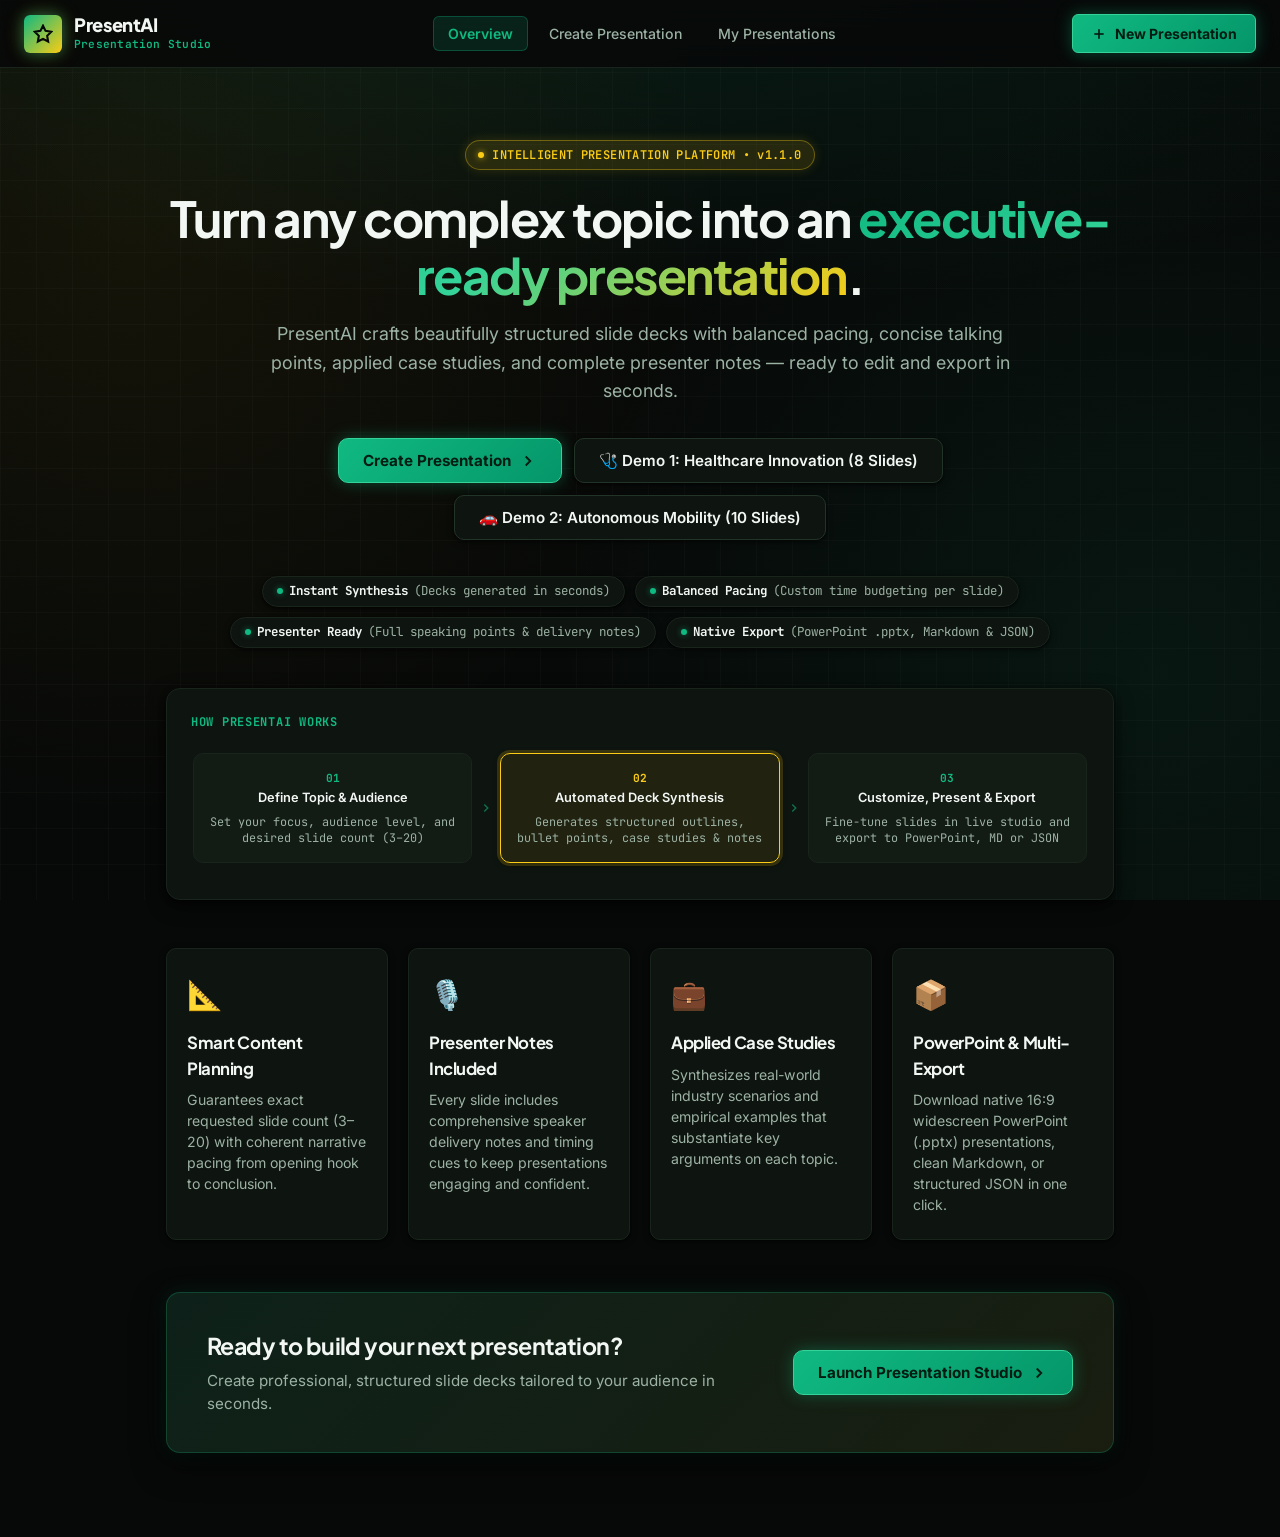
<file: index.html>
<!DOCTYPE html>
<html lang="en">
<head>
  <meta charset="UTF-8">
  <meta name="viewport" content="width=device-width, initial-scale=1.0">
  <title>PresentAI | Intelligent Presentation Studio</title>
  <link rel="preconnect" href="https://fonts.googleapis.com">
  <link rel="preconnect" href="https://fonts.gstatic.com" crossorigin>
  <link href="https://fonts.googleapis.com/css2?family=Inter:wght@300;400;500;600;700&family=JetBrains+Mono:wght@400;500;600&family=Plus+Jakarta+Sans:wght@500;600;700;800&display=swap" rel="stylesheet">
  <link rel="icon" type="image/svg+xml" href="data:image/svg+xml,%3Csvg xmlns='http://www.w3.org/2000/svg' viewBox='0 0 24 24' fill='%2310b981'%3E%3Cpolygon points='12 2 15.09 8.26 22 9.27 17 14.14 18.18 21.02 12 17.77 5.82 21.02 7 14.14 2 9.27 8.91 8.26 12 2'/%3E%3C/svg%3E">
  <link rel="stylesheet" href="style.css">
</head>
<body>

  <!-- Top Navigation Bar -->
  <header class="navbar">
    <div class="nav-container">
      <div class="brand" onclick="navigateTo('landing')">
        <div class="brand-icon">
          <svg width="20" height="20" viewBox="0 0 24 24" fill="none" stroke="currentColor" stroke-width="2.5"><polygon points="12 2 15.09 8.26 22 9.27 17 14.14 18.18 21.02 12 17.77 5.82 21.02 7 14.14 2 9.27 8.91 8.26 12 2"></polygon></svg>
        </div>
        <div class="brand-text">
          <span class="brand-title">PresentAI</span>
          <span class="brand-sub">Presentation Studio</span>
        </div>
      </div>

      <nav class="nav-links">
        <button class="nav-btn active" id="nav-btn-landing" onclick="navigateTo('landing')">Overview</button>
        <button class="nav-btn" id="nav-btn-create" onclick="navigateTo('create')">Create Presentation</button>
        <button class="nav-btn" id="nav-btn-history" onclick="navigateTo('history')">My Presentations</button>
      </nav>

      <div class="nav-actions">
        <button class="btn btn-primary" onclick="navigateTo('create')">
          <svg width="16" height="16" viewBox="0 0 24 24" fill="none" stroke="currentColor" stroke-width="2.5"><line x1="12" y1="5" x2="12" y2="19"></line><line x1="5" y1="12" x2="19" y2="12"></line></svg>
          New Presentation
        </button>
      </div>
    </div>
  </header>

  <!-- Main Application Container -->
  <main class="main-content">

    <!-- ==================== SCREEN 1: LANDING PAGE ==================== -->
    <section id="screen-landing" class="screen-view active">
      <div class="hero-section">
        <div class="badge-pill">
          <span class="badge-dot"></span>
          INTELLIGENT PRESENTATION PLATFORM • v1.1.0
        </div>
        <h1 class="hero-headline">
          Turn any complex topic into an <span class="gradient-text">executive-ready presentation</span>.
        </h1>
        <p class="hero-description">
          PresentAI crafts beautifully structured slide decks with balanced pacing, concise talking points, applied case studies, and complete presenter notes — ready to edit and export in seconds.
        </p>

        <div class="hero-actions">
          <button class="btn btn-primary btn-lg" onclick="navigateTo('create')">
            Create Presentation
            <svg width="18" height="18" viewBox="0 0 24 24" fill="none" stroke="currentColor" stroke-width="2.5"><polyline points="9 18 15 12 9 6"></polyline></svg>
          </button>
          <button class="btn btn-secondary btn-lg" onclick="loadDemoPresentation('healthcare')">
            🩺 Demo 1: Healthcare Innovation (8 Slides)
          </button>
          <button class="btn btn-secondary btn-lg" onclick="loadDemoPresentation('autonomous_driving')">
            🚗 Demo 2: Autonomous Mobility (10 Slides)
          </button>
        </div>

        <!-- Value Highlights Strip -->
        <div class="tech-badges-row">
          <div class="tech-badge">
            <span class="tech-badge-dot"></span>
            <strong>Instant Synthesis</strong> (Decks generated in seconds)
          </div>
          <div class="tech-badge">
            <span class="tech-badge-dot"></span>
            <strong>Balanced Pacing</strong> (Custom time budgeting per slide)
          </div>
          <div class="tech-badge">
            <span class="tech-badge-dot"></span>
            <strong>Presenter Ready</strong> (Full speaking points & delivery notes)
          </div>
          <div class="tech-badge">
            <span class="tech-badge-dot"></span>
            <strong>Native Export</strong> (PowerPoint .pptx, Markdown & JSON)
          </div>
        </div>

        <!-- How PresentAI Works Workflow Card -->
        <div class="pipeline-card">
          <div class="pipeline-title">HOW PRESENTAI WORKS</div>
          <div class="pipeline-flow product-flow">
            <div class="flow-step">
              <div class="step-num">01</div>
              <div class="step-name">Define Topic & Audience</div>
              <div class="step-sub">Set your focus, audience level, and desired slide count (3–20)</div>
            </div>
            <div class="flow-arrow" aria-hidden="true">
              <svg width="14" height="14" viewBox="0 0 24 24" fill="none" stroke="currentColor" stroke-width="2.5"><polyline points="9 18 15 12 9 6"></polyline></svg>
            </div>
            <div class="flow-step highlight">
              <div class="step-num">02</div>
              <div class="step-name">Automated Deck Synthesis</div>
              <div class="step-sub">Generates structured outlines, bullet points, case studies & notes</div>
            </div>
            <div class="flow-arrow" aria-hidden="true">
              <svg width="14" height="14" viewBox="0 0 24 24" fill="none" stroke="currentColor" stroke-width="2.5"><polyline points="9 18 15 12 9 6"></polyline></svg>
            </div>
            <div class="flow-step">
              <div class="step-num">03</div>
              <div class="step-name">Customize, Present & Export</div>
              <div class="step-sub">Fine-tune slides in live studio and export to PowerPoint, MD or JSON</div>
            </div>
          </div>
        </div>

        <!-- Feature Cards Grid -->
        <div class="features-grid">
          <div class="feature-card">
            <div class="feature-icon">📐</div>
            <h3>Smart Content Planning</h3>
            <p>Guarantees exact requested slide count (3–20) with coherent narrative pacing from opening hook to conclusion.</p>
          </div>
          <div class="feature-card">
            <div class="feature-icon">🎙️</div>
            <h3>Presenter Notes Included</h3>
            <p>Every slide includes comprehensive speaker delivery notes and timing cues to keep presentations engaging and confident.</p>
          </div>
          <div class="feature-card">
            <div class="feature-icon">💼</div>
            <h3>Applied Case Studies</h3>
            <p>Synthesizes real-world industry scenarios and empirical examples that substantiate key arguments on each topic.</p>
          </div>
          <div class="feature-card">
            <div class="feature-icon">📦</div>
            <h3>PowerPoint & Multi-Export</h3>
            <p>Download native 16:9 widescreen PowerPoint (.pptx) presentations, clean Markdown, or structured JSON in one click.</p>
          </div>
        </div>

        <!-- Bottom Call to Action Banner -->
        <div class="cta-banner-card">
          <div class="cta-banner-content">
            <h3>Ready to build your next presentation?</h3>
            <p>Create professional, structured slide decks tailored to your audience in seconds.</p>
          </div>
          <button class="btn btn-primary btn-lg" onclick="navigateTo('create')">
            Launch Presentation Studio
            <svg width="18" height="18" viewBox="0 0 24 24" fill="none" stroke="currentColor" stroke-width="2.5"><polyline points="9 18 15 12 9 6"></polyline></svg>
          </button>
        </div>
      </div>
    </section>

    <!-- ==================== SCREEN 2: CREATE PRESENTATION ==================== -->
    <section id="screen-create" class="screen-view">
      <div class="create-layout">
        <!-- LEFT: Presentation Studio Form -->
        <div class="panel">
          <div class="panel-header">
            <h2 class="panel-title">Create Presentation</h2>
            <p class="panel-desc">Define your presentation topic, target audience, and duration parameters.</p>
          </div>

          <!-- Featured Presets Toolbar -->
          <div class="presets-section">
            <div class="presets-label">QUICK START TEMPLATES:</div>
            <div class="presets-btn-group">
              <button type="button" class="preset-btn active" id="preset-btn-healthcare" onclick="applyPreset('healthcare')">
                🩺 Healthcare Innovation (8 Slides)
              </button>
              <button type="button" class="preset-btn" id="preset-btn-autodrive" onclick="applyPreset('autonomous_driving')">
                🚗 Autonomous Mobility (10 Slides)
              </button>
              <button type="button" class="preset-btn" id="preset-btn-energy" onclick="applyPreset('clean_energy')">
                ⚡ Clean Energy Transition (6 Slides)
              </button>
              <button type="button" class="preset-btn" id="preset-btn-cloud" onclick="applyPreset('enterprise_saas')">
                ☁️ Enterprise Cloud Strategy (8 Slides)
              </button>
            </div>
          </div>

          <form id="presentation-form" onsubmit="handleGenerate(event)">
            <!-- Topic Input -->
            <div class="form-group">
              <label for="input-topic">Presentation Topic <span class="required">*</span></label>
              <input type="text" id="input-topic" class="form-control" placeholder="e.g. Artificial Intelligence in Healthcare" required value="Artificial Intelligence in Healthcare" oninput="updateLivePreview()">
            </div>

            <!-- Objective Input -->
            <div class="form-group">
              <label for="input-objective">Presentation Objective <span class="required">*</span></label>
              <textarea id="input-objective" class="form-control" rows="2" placeholder="What should your audience understand?" required oninput="updateLivePreview()">Explain how AI is transforming healthcare diagnosis and patient care</textarea>
            </div>

            <!-- Two Column Controls -->
            <div class="form-row">
              <div class="form-group col-half">
                <label for="select-audience">Target Audience</label>
                <select id="select-audience" class="form-control" onchange="updateLivePreview()">
                  <option value="Corporate Executives">Corporate Executives</option>
                  <option value="Industry Professionals" selected>Industry Professionals</option>
                  <option value="College Students">College Students</option>
                  <option value="Technical Teams">Technical Teams</option>
                  <option value="General Audience">General Audience</option>
                </select>
              </div>

              <div class="form-group col-half">
                <label for="select-type">Presentation Format</label>
                <select id="select-type" class="form-control" onchange="updateLivePreview()">
                  <option value="Executive Briefing" selected>Executive Briefing</option>
                  <option value="Product Pitch">Product Pitch</option>
                  <option value="Technical Seminar">Technical Seminar</option>
                  <option value="Workshop">Workshop</option>
                  <option value="Case Study">Case Study</option>
                  <option value="Corporate Briefing">Corporate Briefing</option>
                </select>
              </div>
            </div>

            <!-- Content Depth Segmented Radio -->
            <div class="form-group">
              <label>Content Depth</label>
              <div class="segmented-control">
                <input type="radio" id="diff-beginner" name="difficulty" value="Beginner" onchange="updateLivePreview()">
                <label for="diff-beginner">Overview</label>

                <input type="radio" id="diff-intermediate" name="difficulty" value="Intermediate" checked onchange="updateLivePreview()">
                <label for="diff-intermediate">Intermediate</label>

                <input type="radio" id="diff-advanced" name="difficulty" value="Advanced" onchange="updateLivePreview()">
                <label for="diff-advanced">In-Depth</label>
              </div>
            </div>

            <!-- Sliders: Slides and Duration -->
            <div class="form-row sliders-row">
              <div class="form-group col-half">
                <div class="slider-header">
                  <label for="range-slides">Slide Count (3–20)</label>
                  <span class="range-badge" id="val-slides">8 slides</span>
                </div>
                <input type="range" id="range-slides" min="3" max="20" value="8" class="range-slider" oninput="document.getElementById('val-slides').innerText = this.value + ' slides'; updateLivePreview()">
              </div>

              <div class="form-group col-half">
                <div class="slider-header">
                  <label for="range-duration">Target Duration (3–60 min)</label>
                  <span class="range-badge" id="val-duration">12 mins</span>
                </div>
                <input type="range" id="range-duration" min="3" max="60" value="12" class="range-slider" oninput="document.getElementById('val-duration').innerText = this.value + ' mins'; updateLivePreview()">
              </div>
            </div>

            <!-- Error Banner -->
            <div id="form-error-banner" class="alert-box alert-error" style="display: none;"></div>

            <!-- Submit Button -->
            <div class="form-actions">
              <button type="submit" class="btn btn-primary btn-block btn-lg" id="btn-generate">
                <svg width="18" height="18" viewBox="0 0 24 24" fill="none" stroke="currentColor" stroke-width="2.5"><polygon points="13 2 3 14 12 14 11 22 21 10 12 10 13 2"></polygon></svg>
                Generate Presentation
              </button>
            </div>
          </form>
        </div>

        <!-- RIGHT: Live Summary & Deck Specifications Panel -->
        <div class="panel preview-panel">
          <div class="panel-header">
            <h3 class="panel-title">Deck Specifications</h3>
            <p class="panel-desc">Real-time presentation preview and export specifications.</p>
          </div>

          <div class="preview-box">
            <div class="preview-meta">
              <div class="preview-badge" id="preview-domain-tag">Healthcare / Innovation</div>
              <h3 id="preview-topic-title" class="preview-title">Artificial Intelligence in Healthcare</h3>
              <p id="preview-objective-text" class="preview-desc">Explain how AI is transforming healthcare diagnosis and patient care</p>
            </div>

            <div class="preview-stats-grid">
              <div class="pstat-item">
                <div class="pstat-label">SLIDES</div>
                <div class="pstat-value" id="preview-stat-slides">8</div>
              </div>
              <div class="pstat-item">
                <div class="pstat-label">DURATION</div>
                <div class="pstat-value" id="preview-stat-duration">12 min</div>
              </div>
              <div class="pstat-item">
                <div class="pstat-label">PACE</div>
                <div class="pstat-value" id="preview-stat-pace">1.5 m/slide</div>
              </div>
              <div class="pstat-item">
                <div class="pstat-label">AUDIENCE</div>
                <div class="pstat-value" id="preview-stat-audience">Professionals</div>
              </div>
            </div>

            <div class="system-specs-card">
              <div class="specs-title">PRESENTATION DELIVERABLES</div>
              <div class="spec-row">
                <span>Aspect Ratio:</span>
                <strong>16:9 Widescreen</strong>
              </div>
              <div class="spec-row">
                <span>Delivery Pace:</span>
                <strong>~1.5 min / slide</strong>
              </div>
              <div class="spec-row">
                <span>Slide Content:</span>
                <strong>Titles, 3–5 Bullets, Case Studies</strong>
              </div>
              <div class="spec-row">
                <span>Speaker Support:</span>
                <strong>Contextual Presenter Notes</strong>
              </div>
              <div class="spec-row">
                <span>Export Options:</span>
                <strong>PowerPoint (.pptx), Markdown, JSON</strong>
              </div>
              <div class="spec-row">
                <span>Engine Status:</span>
                <strong id="device-indicator">Ready & Accelerated</strong>
              </div>
            </div>
          </div>
        </div>
      </div>
    </section>

    <!-- ==================== SCREEN 3: GENERATION STATE ==================== -->
    <section id="screen-generating" class="screen-view">
      <div class="generating-container">
        <div class="generating-card">
          <div class="generating-header">
            <div class="spinner-ring"></div>
            <h2>Building your presentation...</h2>
            <p>Structuring slide outlines, executive talking points, and presenter notes.</p>
          </div>

          <!-- Dynamic Status -->
          <div class="dynamic-status-pill">
            <span class="status-pulse"></span>
            <span id="gen-status-text">Generating slide outlines & talking points...</span>
          </div>

          <!-- Progress Stepper -->
          <div class="stepper-list">
            <div class="step-item completed" id="step-1">
              <div class="step-icon">✓</div>
              <div class="step-content">
                <div class="step-label">Specifications validated</div>
                <div class="step-details">Slide count, pacing, and audience profile confirmed</div>
              </div>
            </div>
            <div class="step-item completed" id="step-2">
              <div class="step-icon">✓</div>
              <div class="step-content">
                <div class="step-label">Narrative structuring</div>
                <div class="step-details">Organizing logical presentation flow & section pacing</div>
              </div>
            </div>
            <div class="step-item completed" id="step-3">
              <div class="step-icon">✓</div>
              <div class="step-content">
                <div class="step-label">Topic scoping</div>
                <div class="step-details">Focusing core takeaways and executive themes</div>
              </div>
            </div>
            <div class="step-item completed" id="step-4">
              <div class="step-icon">✓</div>
              <div class="step-content">
                <div class="step-label">Message formulation</div>
                <div class="step-details">Drafting high-impact arguments and slide headlines</div>
              </div>
            </div>
            <div class="step-item active" id="step-5">
              <div class="step-icon">●</div>
              <div class="step-content">
                <div class="step-label">Slide progression planning</div>
                <div class="step-details">Allocating duration budgets across each section</div>
              </div>
            </div>
            <div class="step-item pending" id="step-6">
              <div class="step-icon">○</div>
              <div class="step-content">
                <div class="step-label">Slide synthesis</div>
                <div class="step-details">Generating concise bullets, takeaways & case studies</div>
              </div>
            </div>
            <div class="step-item pending" id="step-7">
              <div class="step-icon">○</div>
              <div class="step-content">
                <div class="step-label">Content refinement</div>
                <div class="step-details">Polishing speaker notes and eliminating repetition</div>
              </div>
            </div>
            <div class="step-item pending" id="step-8">
              <div class="step-icon">○</div>
              <div class="step-content">
                <div class="step-label">Deck ready</div>
                <div class="step-details">Formatting presentation for PowerPoint & multi-format export</div>
              </div>
            </div>
          </div>
        </div>
      </div>
    </section>

    <!-- ==================== SCREEN 4: RESULTS & SLIDE CARDS ==================== -->
    <section id="screen-result" class="screen-view">
      <div class="result-container">
        <!-- Result Header -->
        <div class="result-header">
          <div>
            <span class="badge-pill" id="result-domain-badge">Healthcare</span>
            <h1 class="result-title" id="result-topic-title">Artificial Intelligence in Healthcare</h1>
            <p class="result-subtitle" id="result-objective-sub">Explain how AI is transforming healthcare diagnosis and patient care</p>
          </div>

          <div class="result-top-actions">
            <button class="btn btn-secondary" onclick="openSlideStudio()">
              <svg width="16" height="16" viewBox="0 0 24 24" fill="none" stroke="currentColor" stroke-width="2.5"><rect x="2" y="3" width="20" height="14" rx="2" ry="2"></rect><line x1="8" y1="21" x2="16" y2="21"></line><line x1="12" y1="17" x2="12" y2="21"></line></svg>
              Open Slide Studio
            </button>
            <button class="btn btn-primary" onclick="openExportModal()">
              <svg width="16" height="16" viewBox="0 0 24 24" fill="none" stroke="currentColor" stroke-width="2.5"><path d="M21 15v4a2 2 0 0 1-2 2H5a2 2 0 0 1-2-2v-4"></path><polyline points="7 10 12 15 17 10"></polyline><line x1="12" y1="15" x2="12" y2="3"></line></svg>
              Export Deck
            </button>
            <button class="btn btn-secondary" onclick="navigateTo('create')">
              + New Presentation
            </button>
          </div>
        </div>

        <!-- Metric Ribbon -->
        <div class="stats-ribbon">
          <div class="ribbon-card">
            <div class="ribbon-label">TOTAL SLIDES</div>
            <div class="ribbon-val" id="ribbon-slides-count">8</div>
          </div>
          <div class="ribbon-card">
            <div class="ribbon-label">TOTAL DURATION</div>
            <div class="ribbon-val" id="ribbon-duration">12 min</div>
          </div>
          <div class="ribbon-card">
            <div class="ribbon-label">AVERAGE PACE</div>
            <div class="ribbon-val" id="ribbon-pace">1.5 m/slide</div>
          </div>
          <div class="ribbon-card">
            <div class="ribbon-label">AUDIENCE</div>
            <div class="ribbon-val" id="ribbon-audience">Professionals</div>
          </div>
          <div class="ribbon-card">
            <div class="ribbon-label">CASE STUDIES</div>
            <div class="ribbon-val accent" id="ribbon-cases">8 Included</div>
          </div>
          <div class="ribbon-card">
            <div class="ribbon-label">SPEAKER NOTES</div>
            <div class="ribbon-val success" id="ribbon-notes">Complete</div>
          </div>
        </div>

        <!-- Expandable Slide Outline Cards List -->
        <div class="slides-list" id="slides-cards-container">
          <!-- Dynamically Populated by app.js -->
        </div>
      </div>
    </section>

    <!-- ==================== SCREEN 5: SLIDE DETAIL & CANVAS STUDIO ==================== -->
    <section id="screen-detail" class="screen-view">
      <div class="detail-container">
        <div class="detail-topbar">
          <button class="btn btn-secondary" onclick="navigateTo('result')">
            <svg width="16" height="16" viewBox="0 0 24 24" fill="none" stroke="currentColor" stroke-width="2.5"><polyline points="15 18 9 12 15 6"></polyline></svg>
            Back to Deck Overview
          </button>
          <div class="detail-counter" id="detail-slide-counter">Slide 1 of 8</div>
          <button class="btn btn-primary" onclick="openExportModal()">
            Export Presentation
          </button>
        </div>

        <div class="detail-split-layout">
          <!-- LEFT: Thumbnail Filmstrip Navigator -->
          <div class="detail-nav-pane">
            <div class="nav-pane-title">SLIDES OUTLINE</div>
            <div class="detail-nav-list" id="detail-nav-thumbnails">
              <!-- Dynamically populated by app.js -->
            </div>
          </div>

          <!-- RIGHT: Slide Canvas Preview (16:9 Presentation Stage) -->
          <div class="detail-preview-pane">
            <div class="slide-canvas" id="active-slide-canvas">
              <div class="canvas-header">
                <span class="canvas-badge" id="canvas-slide-num">SLIDE 01</span>
                <span class="canvas-time" id="canvas-slide-time">⏱️ ~1.5 min</span>
              </div>
              <h2 class="canvas-title" id="canvas-slide-title">Introduction to Healthcare AI</h2>
              <p class="canvas-purpose" id="canvas-slide-purpose">Establish the core themes and technological impact</p>

              <div class="canvas-body">
                <div class="canvas-col-title">KEY TAKEAWAYS & BULLET POINTS</div>
                <ul class="canvas-bullets-list" id="canvas-bullet-points">
                  <li>Transforming clinical diagnostics with deep pattern recognition</li>
                  <li>Reducing administrative workload and optimizing hospital triage workflows</li>
                  <li>Enabling precision genomics and predictive risk assessment models</li>
                </ul>

                <div class="canvas-case-study-box">
                  <div class="case-tag">APPLIED CASE STUDY</div>
                  <p id="canvas-case-study">Leading oncology hospitals deploying computer vision algorithms achieved a 24% reduction in false-positive radiograph evaluations.</p>
                </div>
              </div>

              <div class="canvas-notes-bar">
                <strong>Speaker Notes:</strong>
                <p id="canvas-speaker-notes">Explain the significance of healthcare AI and introduce the major themes covered throughout the presentation.</p>
              </div>
            </div>

            <!-- Slide Navigation Controls -->
            <div class="canvas-controls">
              <button class="btn btn-secondary" id="btn-prev-slide" onclick="navigateSlide(-1)">
                <svg width="16" height="16" viewBox="0 0 24 24" fill="none" stroke="currentColor" stroke-width="2.5"><polyline points="15 18 9 12 15 6"></polyline></svg>
                Previous
              </button>

              <div class="canvas-action-group">
                <button class="btn btn-secondary" onclick="toggleEditCurrentSlide()" id="btn-edit-slide">
                  <svg width="16" height="16" viewBox="0 0 24 24" fill="none" stroke="currentColor" stroke-width="2.5"><path d="M11 4H4a2 2 0 0 0-2 2v14a2 2 0 0 0 2 2h14a2 2 0 0 0 2-2v-7"></path><path d="M18.5 2.5a2.121 2.121 0 0 1 3 3L12 15l-4 1 1-4 9.5-9.5z"></path></svg>
                  Edit Content
                </button>
                <button class="btn btn-secondary" onclick="handleRegenerateSingleSlide(event)" id="btn-regen-slide">
                  <svg width="16" height="16" viewBox="0 0 24 24" fill="none" stroke="currentColor" stroke-width="2.5"><path d="M23 4v6h-6M1 20v-6h6"></path><path d="M3.51 9a9 9 0 0 1 14.85-3.36L23 10M1 14l4.64 4.36A9 9 0 0 0 20.49 15"></path></svg>
                  Regenerate Slide
                </button>
              </div>

              <button class="btn btn-primary" id="btn-next-slide" onclick="navigateSlide(1)">
                Next
                <svg width="16" height="16" viewBox="0 0 24 24" fill="none" stroke="currentColor" stroke-width="2.5"><polyline points="9 18 15 12 9 6"></polyline></svg>
              </button>
            </div>
          </div>
        </div>
      </div>
    </section>

    <!-- ==================== SCREEN 6: MY PRESENTATIONS (HISTORY) ==================== -->
    <section id="screen-history" class="screen-view">
      <div class="history-container">
        <div class="history-header">
          <div>
            <h1 class="page-title">My Presentations</h1>
            <p class="page-subtitle">Access previously generated presentation decks and export archives.</p>
          </div>
          <button class="btn btn-primary" onclick="navigateTo('create')">+ New Presentation</button>
        </div>

        <div class="history-filter-bar">
          <div class="search-input-wrap">
            <svg width="16" height="16" viewBox="0 0 24 24" fill="none" stroke="currentColor" stroke-width="2.5"><circle cx="11" cy="11" r="8"></circle><line x1="21" y1="21" x2="16.65" y2="16.65"></line></svg>
            <input type="text" id="history-search-input" placeholder="Search presentations..." oninput="renderHistoryCards()">
          </div>

          <div class="filter-pills">
            <button class="filter-pill active" onclick="setHistoryFilter('all')">All Decks</button>
            <button class="filter-pill" onclick="setHistoryFilter('Healthcare')">Healthcare</button>
            <button class="filter-pill" onclick="setHistoryFilter('Technology')">Technology</button>
            <button class="filter-pill" onclick="setHistoryFilter('Finance')">Finance</button>
          </div>
        </div>

        <div class="history-grid" id="history-cards-container">
          <!-- Dynamically populated by app.js -->
        </div>
      </div>
    </section>

  </main>

  <!-- ==================== EXPORT MODAL DIALOG ==================== -->
  <div class="modal-backdrop" id="export-modal">
    <div class="modal-card">
      <div class="modal-header">
        <div>
          <h3 class="modal-title">Export Presentation</h3>
          <p class="modal-desc">Choose your preferred export format for the active slide deck.</p>
        </div>
        <button class="modal-close-btn" onclick="closeExportModal()">&times;</button>
      </div>

      <div class="export-cards-grid">
        <!-- PPTX -->
        <div class="export-card">
          <div class="export-badge">POWERPOINT</div>
          <div class="export-format-code">PPTX</div>
          <p class="export-card-desc">Native 16:9 widescreen presentation deck with formatted slide layouts and presenter speaker notes.</p>
          <button class="btn btn-primary" onclick="downloadExport('pptx')">Download .pptx</button>
        </div>

        <!-- Markdown -->
        <div class="export-card">
          <div class="export-badge">DOCUMENT</div>
          <div class="export-format-code">MD</div>
          <p class="export-card-desc">Clean, human-readable outline with hierarchical headers, takeaways, case studies, and notes.</p>
          <button class="btn btn-secondary" onclick="downloadExport('markdown')">Download .md</button>
        </div>

        <!-- JSON -->
        <div class="export-card">
          <div class="export-badge">DATA SCHEMA</div>
          <div class="export-format-code">JSON</div>
          <p class="export-card-desc">Structured presentation payload containing all slide fields, duration budgets, and metadata.</p>
          <button class="btn btn-secondary" onclick="downloadExport('json')">Download .json</button>
        </div>
      </div>

      <div class="modal-footer-note">
        <svg width="14" height="14" viewBox="0 0 24 24" fill="none" stroke="currentColor" stroke-width="2"><circle cx="12" cy="12" r="10"></circle><line x1="12" y1="16" x2="12" y2="12"></line><line x1="12" y1="8" x2="12.01" y2="8"></line></svg>
        <span>All exports include complete slide titles, bullet points, case studies, and speaker notes.</span>
      </div>
    </div>
  </div>

  <script src="assets/pptxgen.bundle.js" onerror="this.onerror=null;this.src='https://unpkg.com/pptxgenjs@3.12.0/dist/pptxgen.bundle.js';"></script>
  <script src="app.js"></script>
</body>
</html>
</file>
<file: style.css>
/* ==========================================================================
   PRESENTAI DESIGN SYSTEM (Powered by Google Stitch & Deep Learning Engine)
   Theme: Obsidian Cyber Studio (Black Canvas • Electric Emerald • Solar Gold)
   High-Contrast Technical Minimalism • Deep Neural Luminescence
   ========================================================================== */

@import url('https://fonts.googleapis.com/css2?family=Inter:wght@300;400;500;600;700&family=JetBrains+Mono:wght@400;500;600;700&family=Plus+Jakarta+Sans:wght@500;600;700;800&display=swap');

:root {
  /* Typography Tokens */
  --font-display: 'Plus Jakarta Sans', -apple-system, BlinkMacSystemFont, sans-serif;
  --font-sans: 'Inter', -apple-system, BlinkMacSystemFont, sans-serif;
  --font-mono: 'JetBrains Mono', SFMono-Regular, Menlo, Monaco, Consolas, monospace;

  /* Strict Green & Yellow Palette (No AI Slop Purple/Indigo/Cyan) */
  --color-primary: #10b981;             /* Electric Emerald Green */
  --color-primary-hover: #059669;       /* Deep Emerald Hover */
  --color-primary-active: #047857;      /* Dark Pine Active */
  --color-secondary: #facc15;           /* Solar Golden Yellow */
  --color-secondary-hover: #eab308;     /* Amber Gold Hover */
  --color-accent-yellow: #fde047;       /* Bright Radiant Yellow */
  --color-accent-amber: #f59e0b;        /* Warm Amber Gold */
  --color-tertiary: #34d399;            /* Bright Mint Emerald */
  --color-neutral-dark: #050806;        /* Absolute Carbon Obsidian */

  /* Pure Obsidian Canvas & Carbon Tiles */
  --bg-canvas: #070908;                 /* Deep Obsidian Black Base */
  --bg-surface: #0e1410;                /* Sleek Dark Carbon Surface */
  --bg-subtle: #131b15;                 /* Elevated Obsidian Surface */
  --bg-card-hover: #18231c;             /* Hover Highlight Surface */
  --bg-chip: rgba(16, 185, 129, 0.14);  /* Glowing Emerald Chip */
  --bg-chip-yellow: rgba(250, 204, 21, 0.12); /* Radiant Solar Yellow Chip */

  /* Technical High-Contrast Borders */
  --border-light: #19241c;              /* Deep Carbon Border */
  --border-medium: #223427;             /* Defined Structural Border */
  --border-focus: #10b981;              /* Electric Emerald Focus */
  --border-yellow: #facc15;             /* Golden Yellow Accent Border */
  --border-glow: rgba(16, 185, 129, 0.35);

  /* High-Contrast Luminous Typography */
  --text-primary: #f2f7f4;              /* Pure Crisp White-Mint */
  --text-secondary: #9cb2a4;            /* Refined Herbal Sage Silver */
  --text-muted: #647b6e;                /* Dim Atmospheric Sage */
  --text-inverse: #050806;              /* Dark Obsidian Text for Bright Buttons */
  --text-brand: #34d399;                /* Radiant Luminous Emerald */
  --text-gold: #facc15;                 /* Radiant Solar Gold Yellow */

  /* Status Colors */
  --status-success: #10b981;
  --status-success-bg: rgba(16, 185, 129, 0.14);
  --status-success-border: rgba(16, 185, 129, 0.35);
  --status-success-text: #34d399;

  --status-warning: #facc15;
  --status-warning-bg: rgba(250, 204, 21, 0.12);
  --status-warning-border: rgba(250, 204, 21, 0.35);
  --status-warning-text: #fde047;

  /* Tactile Luminescence Tokens */
  --shadow-level-1: 0 2px 6px rgba(0, 0, 0, 0.5), 0 1px 2px rgba(0, 0, 0, 0.4);
  --shadow-level-2: 0 6px 18px rgba(0, 0, 0, 0.65), 0 2px 6px rgba(0, 0, 0, 0.5);
  --shadow-level-3: 0 18px 40px rgba(0, 0, 0, 0.85), 0 4px 12px rgba(0, 0, 0, 0.6);

  --glow-neural: 0 0 0 3px rgba(16, 185, 129, 0.25), 0 0 18px rgba(16, 185, 129, 0.22);
  --glow-yellow: 0 0 0 3px rgba(250, 204, 21, 0.25), 0 0 18px rgba(250, 204, 21, 0.22);
  --glow-button: 0 0 20px rgba(16, 185, 129, 0.45);

  --radius-sm: 6px;
  --radius-md: 10px;
  --radius-lg: 14px;
  --radius-xl: 18px;
  --radius-full: 9999px;

  --transition-fast: 0.15s cubic-bezier(0.4, 0, 0.2, 1);
  --transition-normal: 0.25s cubic-bezier(0.4, 0, 0.2, 1);
}

/* Reset & Global */
* {
  box-sizing: border-box;
  margin: 0;
  padding: 0;
}

body {
  font-family: var(--font-sans);
  background-color: var(--bg-canvas);
  background-image:
    radial-gradient(ellipse 80% 50% at 50% -15%, rgba(16, 185, 129, 0.14), transparent),
    radial-gradient(circle at 10% 25%, rgba(250, 204, 21, 0.06) 0%, transparent 45%),
    radial-gradient(circle at 90% 75%, rgba(16, 185, 129, 0.08) 0%, transparent 45%),
    linear-gradient(rgba(255, 255, 255, 0.018) 1px, transparent 1px),
    linear-gradient(90deg, rgba(255, 255, 255, 0.018) 1px, transparent 1px);
  background-size: 100% 100%, 100% 100%, 100% 100%, 36px 36px, 36px 36px;
  background-attachment: fixed;
  color: var(--text-primary);
  line-height: 1.5;
  -webkit-font-smoothing: antialiased;
  min-height: 100vh;
  display: flex;
  flex-direction: column;
}

h1, h2, h3, h4, h5, h6 {
  font-family: var(--font-display);
  color: var(--text-primary);
  font-weight: 700;
  letter-spacing: -0.025em;
}

/* Navbar */
.navbar {
  position: sticky;
  top: 0;
  z-index: 100;
  background: rgba(7, 9, 8, 0.88);
  backdrop-filter: blur(16px);
  -webkit-backdrop-filter: blur(16px);
  border-bottom: 1px solid var(--border-light);
  height: 68px;
}

.nav-container {
  max-width: 1280px;
  margin: 0 auto;
  padding: 0 24px;
  height: 100%;
  display: flex;
  align-items: center;
  justify-content: space-between;
}

.brand {
  display: flex;
  align-items: center;
  gap: 12px;
  cursor: pointer;
  user-select: none;
}

.brand-icon {
  width: 38px;
  height: 38px;
  background: linear-gradient(135deg, var(--color-primary) 0%, var(--color-secondary) 100%);
  color: #050806;
  border-radius: var(--radius-sm);
  display: flex;
  align-items: center;
  justify-content: center;
  box-shadow: 0 0 14px rgba(16, 185, 129, 0.4), 0 0 20px rgba(250, 204, 21, 0.25);
  flex-shrink: 0;
  transition: all var(--transition-fast);
}

.brand:hover .brand-icon {
  transform: scale(1.05);
  box-shadow: 0 0 18px rgba(16, 185, 129, 0.6), 0 0 24px rgba(250, 204, 21, 0.4);
}

.brand-text {
  display: flex;
  flex-direction: column;
}

.brand-title {
  font-family: var(--font-display);
  font-weight: 800;
  font-size: 1.15rem;
  color: var(--text-primary);
  letter-spacing: -0.02em;
  line-height: 1.2;
}

.brand-sub {
  font-family: var(--font-mono);
  font-size: 0.7rem;
  font-weight: 600;
  color: var(--color-primary);
  letter-spacing: 0.02em;
}

.nav-links {
  display: flex;
  align-items: center;
  gap: 6px;
}

.nav-btn {
  background: transparent;
  border: none;
  font-family: var(--font-sans);
  font-size: 0.88rem;
  font-weight: 500;
  color: var(--text-secondary);
  padding: 8px 14px;
  border-radius: var(--radius-sm);
  cursor: pointer;
  transition: all var(--transition-fast);
  border: 1px solid transparent;
}

.nav-btn:hover {
  color: var(--color-primary);
  background: var(--bg-chip);
}

.nav-btn.active {
  color: var(--color-primary);
  background: var(--bg-chip);
  border: 1px solid rgba(16, 185, 129, 0.3);
  font-weight: 600;
}

.nav-actions {
  display: flex;
  align-items: center;
  gap: 12px;
}

/* Button Component Tokens */
.btn {
  display: inline-flex;
  align-items: center;
  justify-content: center;
  gap: 8px;
  font-family: var(--font-sans);
  font-size: 0.875rem;
  font-weight: 600;
  padding: 10px 18px;
  border-radius: var(--radius-sm);
  cursor: pointer;
  transition: all var(--transition-fast);
  border: 1px solid transparent;
  text-decoration: none;
  white-space: nowrap;
}

.btn-primary {
  background: linear-gradient(135deg, #10b981 0%, #059669 100%);
  color: #031c12;
  font-weight: 700;
  border: 1px solid #34d399;
  box-shadow: 0 0 16px rgba(16, 185, 129, 0.35);
}

.btn-primary:hover {
  background: linear-gradient(135deg, #34d399 0%, #10b981 100%);
  color: #02140d;
  box-shadow: var(--glow-button);
  transform: translateY(-1px);
}

.btn-primary:active {
  background: #047857;
  transform: translateY(0);
}

.btn-secondary {
  background: var(--bg-surface);
  color: var(--text-primary);
  border-color: var(--border-medium);
  box-shadow: var(--shadow-level-1);
}

.btn-secondary:hover {
  background: var(--bg-subtle);
  border-color: var(--color-secondary);
  color: var(--color-secondary);
  box-shadow: 0 0 14px rgba(250, 204, 21, 0.18);
  transform: translateY(-1px);
}

.btn-lg {
  padding: 12px 24px;
  font-size: 0.95rem;
  border-radius: var(--radius-md);
}

.btn-sm {
  padding: 6px 12px;
  font-size: 0.8rem;
}

.btn-block {
  width: 100%;
}

/* Badge & Chips Tokens */
.badge-pill {
  display: inline-flex;
  align-items: center;
  gap: 8px;
  background: var(--bg-chip-yellow);
  color: var(--text-gold);
  font-family: var(--font-mono);
  font-size: 0.75rem;
  font-weight: 600;
  padding: 5px 12px;
  border-radius: var(--radius-full);
  letter-spacing: 0.03em;
  border: 1px solid rgba(250, 204, 21, 0.35);
  box-shadow: 0 0 12px rgba(250, 204, 21, 0.15);
}

.badge-dot {
  width: 6px;
  height: 6px;
  border-radius: 50%;
  background: var(--color-secondary);
  box-shadow: 0 0 6px rgba(250, 204, 21, 0.8);
}

.tech-badges-row {
  display: flex;
  flex-wrap: wrap;
  align-items: center;
  justify-content: center;
  gap: 10px;
  margin-bottom: 40px;
}

.tech-badge {
  display: inline-flex;
  align-items: center;
  gap: 6px;
  background: var(--bg-surface);
  border: 1px solid var(--border-light);
  padding: 5px 14px;
  border-radius: var(--radius-full);
  font-family: var(--font-mono);
  font-size: 0.78rem;
  color: var(--text-secondary);
  box-shadow: var(--shadow-level-1);
  transition: all var(--transition-fast);
}

.tech-badge:hover {
  border-color: rgba(16, 185, 129, 0.4);
  color: var(--text-primary);
  transform: translateY(-1px);
}

.tech-badge strong {
  color: var(--text-primary);
}

.tech-badge-dot {
  width: 6px;
  height: 6px;
  border-radius: 50%;
  background: var(--color-primary);
  box-shadow: 0 0 6px rgba(16, 185, 129, 0.6);
}

/* Layout */
.main-content {
  flex: 1;
  max-width: 1280px;
  width: 100%;
  margin: 0 auto;
  padding: 32px 24px 64px 24px;
}

.screen-view {
  display: none;
}

.screen-view.active {
  display: block;
  animation: fadeIn 0.25s ease-out;
}

@keyframes fadeIn {
  from { opacity: 0; transform: translateY(6px); }
  to { opacity: 1; transform: translateY(0); }
}

/* Hero Section */
.hero-section {
  text-align: center;
  padding: 40px 16px 20px 16px;
  max-width: 980px;
  margin: 0 auto;
}

.hero-headline {
  font-size: 3.1rem;
  line-height: 1.15;
  margin: 20px 0 16px 0;
  color: var(--text-primary);
  letter-spacing: -0.03em;
}

.gradient-text {
  background: linear-gradient(135deg, #10b981 0%, #34d399 45%, #facc15 100%);
  -webkit-background-clip: text;
  -webkit-text-fill-color: transparent;
}

.hero-description {
  font-size: 1.12rem;
  color: var(--text-secondary);
  line-height: 1.6;
  max-width: 760px;
  margin: 0 auto 32px auto;
}

.hero-actions {
  display: flex;
  align-items: center;
  justify-content: center;
  gap: 12px;
  margin-bottom: 36px;
  flex-wrap: wrap;
}



/* Pipeline Track Card */
.pipeline-card {
  background: var(--bg-surface);
  border: 1px solid var(--border-light);
  border-radius: var(--radius-lg);
  padding: 24px;
  margin-bottom: 48px;
  box-shadow: var(--shadow-level-2);
  text-align: left;
}

.pipeline-title {
  font-family: var(--font-mono);
  font-size: 0.75rem;
  font-weight: 700;
  color: var(--color-primary);
  letter-spacing: 0.06em;
  text-transform: uppercase;
  margin-bottom: 16px;
}

.pipeline-flow {
  display: flex;
  align-items: center;
  justify-content: space-between;
  gap: 6px;
  width: 100%;
  box-sizing: border-box;
  overflow-x: auto;
  padding: 6px 2px 12px 2px;
}

.pipeline-flow::-webkit-scrollbar {
  height: 5px;
}

.pipeline-flow::-webkit-scrollbar-track {
  background: var(--bg-subtle);
  border-radius: 4px;
}

.pipeline-flow::-webkit-scrollbar-thumb {
  background: var(--border-medium);
  border-radius: 4px;
}

.flow-step {
  flex: 1 1 0;
  min-width: 120px;
  background: var(--bg-subtle);
  border: 1px solid var(--border-light);
  border-radius: var(--radius-md);
  padding: 14px 8px;
  text-align: center;
  display: flex;
  flex-direction: column;
  align-items: center;
  justify-content: center;
  min-height: 98px;
  box-sizing: border-box;
  transition: all var(--transition-fast);
}

.flow-step:hover {
  background: #18221b;
  border-color: rgba(16, 185, 129, 0.5);
  transform: translateY(-2px);
  box-shadow: 0 6px 18px rgba(16, 185, 129, 0.2);
}

.flow-step.highlight {
  background: rgba(250, 204, 21, 0.08);
  border: 1.5px solid var(--color-secondary);
  box-shadow: 0 0 0 3px rgba(250, 204, 21, 0.18), var(--shadow-level-1);
}

.flow-step.highlight .step-num {
  color: var(--color-secondary);
}

.step-num {
  font-family: var(--font-mono);
  font-size: 0.7rem;
  font-weight: 700;
  color: var(--color-primary);
  margin-bottom: 4px;
}

.step-name {
  font-size: 0.8rem;
  font-weight: 600;
  color: var(--text-primary);
  line-height: 1.25;
  margin-bottom: 4px;
  white-space: normal;
  word-break: normal;
  text-align: center;
}

.step-sub {
  font-family: var(--font-mono);
  font-size: 0.68rem;
  color: var(--text-muted);
  line-height: 1.2;
  white-space: normal;
  text-align: center;
}

.flow-arrow {
  display: flex;
  align-items: center;
  justify-content: center;
  flex-shrink: 0;
  width: 16px;
  color: var(--color-primary);
  opacity: 0.55;
}

.features-grid {
  display: grid;
  grid-template-columns: repeat(4, 1fr);
  gap: 20px;
  text-align: left;
}

.feature-card {
  background: var(--bg-surface);
  border: 1px solid var(--border-light);
  border-radius: var(--radius-md);
  padding: 24px 20px;
  box-shadow: var(--shadow-level-1);
  transition: all var(--transition-normal);
}

.feature-card:hover {
  transform: translateY(-3px);
  box-shadow: var(--shadow-level-2);
  border-color: rgba(16, 185, 129, 0.35);
}

.feature-icon {
  font-size: 1.8rem;
  margin-bottom: 14px;
}

.feature-card h3 {
  font-size: 1.05rem;
  margin-bottom: 8px;
  color: var(--text-primary);
}

.feature-card p {
  font-size: 0.88rem;
  color: var(--text-secondary);
  line-height: 1.5;
}

/* Preset Templates Toolbar */
.presets-section {
  background: var(--bg-subtle);
  border: 1px solid var(--border-light);
  border-radius: var(--radius-md);
  padding: 14px 18px;
  margin-bottom: 24px;
}

.presets-label {
  font-family: var(--font-mono);
  font-size: 0.72rem;
  font-weight: 700;
  color: var(--color-primary);
  letter-spacing: 0.06em;
  margin-bottom: 10px;
  text-transform: uppercase;
}

.presets-btn-group {
  display: flex;
  gap: 10px;
  flex-wrap: wrap;
}

.preset-btn {
  background: var(--bg-surface);
  border: 1px solid var(--border-medium);
  font-family: var(--font-sans);
  font-size: 0.85rem;
  font-weight: 600;
  color: var(--text-primary);
  padding: 8px 16px;
  border-radius: var(--radius-sm);
  cursor: pointer;
  transition: all var(--transition-fast);
  box-shadow: var(--shadow-level-1);
}

.preset-btn:hover {
  border-color: var(--color-secondary);
  color: var(--color-secondary);
  transform: translateY(-1px);
}

.preset-btn.active {
  background: var(--bg-chip);
  border-color: var(--color-primary);
  color: var(--color-primary);
  box-shadow: 0 0 10px rgba(16, 185, 129, 0.25);
}

/* Create Screen Layout */
.create-layout {
  display: grid;
  grid-template-columns: 1.35fr 1fr;
  gap: 28px;
  align-items: start;
}

.panel {
  background: var(--bg-surface);
  border: 1px solid var(--border-light);
  border-radius: var(--radius-lg);
  padding: 32px;
  box-shadow: var(--shadow-level-2);
}

.panel-header {
  margin-bottom: 24px;
}

.panel-title {
  font-size: 1.45rem;
  margin-bottom: 6px;
  color: var(--text-primary);
}

.panel-desc {
  font-size: 0.9rem;
  color: var(--text-secondary);
}

.form-group {
  margin-bottom: 20px;
}

.form-group label {
  display: block;
  font-size: 0.86rem;
  font-weight: 600;
  color: var(--text-primary);
  margin-bottom: 6px;
}

.required {
  color: var(--color-primary);
}

.form-control {
  width: 100%;
  padding: 11px 14px;
  font-family: var(--font-sans);
  font-size: 0.92rem;
  border: 1px solid var(--border-medium);
  border-radius: var(--radius-sm);
  background: var(--bg-subtle);
  color: var(--text-primary);
  transition: all var(--transition-fast);
}

.form-control:focus {
  outline: none;
  background: #101813;
  border-color: var(--border-focus);
  box-shadow: var(--glow-neural);
  color: var(--text-primary);
}

.form-row {
  display: flex;
  gap: 16px;
}

.col-half {
  flex: 1;
}

.segmented-control {
  display: flex;
  background: var(--bg-subtle);
  border: 1px solid var(--border-light);
  border-radius: var(--radius-sm);
  padding: 4px;
  gap: 4px;
}

.segmented-control input[type=radio] {
  display: none;
}

.segmented-control label {
  flex: 1;
  text-align: center;
  padding: 8px 10px;
  font-size: 0.84rem;
  font-weight: 600;
  color: var(--text-secondary);
  border-radius: 6px;
  cursor: pointer;
  margin: 0;
  transition: all var(--transition-fast);
}

.segmented-control label:hover {
  color: var(--text-primary);
}

.segmented-control input[type=radio]:checked + label {
  background: var(--color-primary);
  color: #031c12;
  font-weight: 700;
  box-shadow: 0 0 12px rgba(16, 185, 129, 0.4);
}

.slider-header {
  display: flex;
  justify-content: space-between;
  align-items: center;
  margin-bottom: 8px;
}

.range-badge {
  font-family: var(--font-mono);
  font-size: 0.8rem;
  font-weight: 700;
  color: var(--color-secondary);
  background: var(--bg-chip-yellow);
  border: 1px solid rgba(250, 204, 21, 0.3);
  padding: 2px 8px;
  border-radius: 6px;
}

.range-slider {
  width: 100%;
  height: 6px;
  border-radius: var(--radius-full);
  background: #19251d;
  outline: none;
  -webkit-appearance: none;
}

.range-slider::-webkit-slider-thumb {
  -webkit-appearance: none;
  width: 18px;
  height: 18px;
  border-radius: 50%;
  background: var(--color-secondary);
  border: 2px solid #000;
  cursor: pointer;
  box-shadow: 0 0 10px rgba(250, 204, 21, 0.7);
  transition: all var(--transition-fast);
}

.range-slider::-webkit-slider-thumb:hover {
  transform: scale(1.1);
  box-shadow: 0 0 16px rgba(250, 204, 21, 0.9);
}

.alert-box {
  padding: 12px 16px;
  border-radius: var(--radius-sm);
  font-size: 0.86rem;
  margin-bottom: 16px;
}

.alert-error {
  background: rgba(239, 68, 68, 0.15);
  border: 1px solid rgba(239, 68, 68, 0.35);
  color: #fca5a5;
}

/* Right Preview Panel */
.preview-box {
  display: flex;
  flex-direction: column;
  gap: 20px;
}

.preview-meta {
  background: var(--bg-subtle);
  border: 1px solid var(--border-light);
  border-radius: var(--radius-md);
  padding: 18px;
}

.preview-badge {
  display: inline-block;
  font-family: var(--font-mono);
  font-size: 0.72rem;
  font-weight: 700;
  color: var(--color-primary);
  background: var(--bg-surface);
  padding: 3px 10px;
  border-radius: var(--radius-full);
  margin-bottom: 8px;
  border: 1px solid var(--border-light);
}

.preview-title {
  font-size: 1.15rem;
  margin-bottom: 6px;
  color: var(--text-primary);
}

.preview-desc {
  font-size: 0.84rem;
  color: var(--text-secondary);
}

.preview-stats-grid {
  display: grid;
  grid-template-columns: repeat(4, 1fr);
  gap: 10px;
}

.pstat-item {
  background: var(--bg-subtle);
  border-radius: var(--radius-sm);
  padding: 10px 8px;
  text-align: center;
  border: 1px solid var(--border-light);
}

.pstat-label {
  font-family: var(--font-mono);
  font-size: 0.65rem;
  font-weight: 700;
  color: var(--text-muted);
  letter-spacing: 0.05em;
  margin-bottom: 2px;
}

.pstat-value {
  font-size: 0.95rem;
  font-weight: 700;
  color: var(--text-primary);
}

.system-specs-card {
  background: #090e0b;
  color: #f1f8f3;
  border-radius: var(--radius-md);
  padding: 22px;
  border: 1px solid #1a2920;
  box-shadow: 0 6px 18px rgba(0, 0, 0, 0.5);
}

.specs-title {
  font-family: var(--font-mono);
  font-size: 0.72rem;
  font-weight: 700;
  color: var(--color-secondary);
  letter-spacing: 0.08em;
  margin-bottom: 12px;
}

.spec-row {
  display: flex;
  justify-content: space-between;
  align-items: center;
  font-size: 0.82rem;
  padding: 6px 0;
  border-bottom: 1px solid rgba(255, 255, 255, 0.07);
}

.spec-row:last-child {
  border-bottom: none;
}

.spec-row span {
  color: var(--text-secondary);
}

.spec-row strong {
  color: var(--text-primary);
  font-weight: 600;
  font-family: var(--font-mono);
}

/* Generation Stepper */
.generating-container {
  max-width: 680px;
  margin: 30px auto;
}

.generating-card {
  background: var(--bg-surface);
  border: 1px solid var(--border-light);
  border-radius: var(--radius-lg);
  padding: 40px 36px;
  box-shadow: var(--shadow-level-3);
  text-align: center;
}

.spinner-ring {
  width: 52px;
  height: 52px;
  margin: 0 auto 20px auto;
  border: 4px solid var(--bg-subtle);
  border-top-color: var(--color-primary);
  border-radius: 50%;
  animation: spin 1s linear infinite;
  box-shadow: 0 0 16px rgba(16, 185, 129, 0.35);
}

@keyframes spin {
  to { transform: rotate(360deg); }
}

.generating-header h2 {
  font-size: 1.6rem;
  margin-bottom: 6px;
  color: var(--text-primary);
}

.generating-header p {
  font-size: 0.92rem;
  color: var(--text-secondary);
  margin-bottom: 24px;
}

.dynamic-status-pill {
  display: inline-flex;
  align-items: center;
  gap: 10px;
  background: var(--bg-chip-yellow);
  border: 1px solid rgba(250, 204, 21, 0.35);
  color: var(--text-gold);
  padding: 8px 18px;
  border-radius: var(--radius-full);
  font-family: var(--font-mono);
  font-size: 0.84rem;
  font-weight: 600;
  margin-bottom: 32px;
  box-shadow: var(--glow-yellow);
}

.status-pulse {
  width: 8px;
  height: 8px;
  border-radius: 50%;
  background: var(--color-secondary);
  animation: pulse 1.5s infinite;
}

@keyframes pulse {
  0% { transform: scale(0.95); opacity: 0.8; }
  50% { transform: scale(1.35); opacity: 1; }
  100% { transform: scale(0.95); opacity: 0.8; }
}

.stepper-list {
  text-align: left;
  display: flex;
  flex-direction: column;
  gap: 12px;
}

.step-item {
  display: flex;
  align-items: flex-start;
  gap: 14px;
  padding: 10px 14px;
  border-radius: var(--radius-sm);
  transition: all var(--transition-fast);
}

.step-item.completed {
  background: var(--status-success-bg);
  border: 1px solid var(--status-success-border);
}

.step-item.completed .step-icon {
  background: var(--status-success);
  color: #031c12;
}

.step-item.active {
  background: var(--bg-chip-yellow);
  border: 1px solid var(--border-yellow);
  box-shadow: var(--glow-yellow);
}

.step-item.active .step-icon {
  background: var(--color-secondary);
  color: #031c12;
  animation: pulse 1.5s infinite;
}

.step-item.pending .step-icon {
  background: var(--border-medium);
  color: var(--text-muted);
}

.step-icon {
  width: 24px;
  height: 24px;
  border-radius: 50%;
  display: flex;
  align-items: center;
  justify-content: center;
  font-size: 0.75rem;
  font-weight: 700;
  flex-shrink: 0;
  margin-top: 2px;
}

.step-label {
  font-size: 0.9rem;
  font-weight: 600;
  color: var(--text-primary);
}

.step-details {
  font-size: 0.78rem;
  color: var(--text-secondary);
}

/* Screen 4: Results & Slide Cards */
.result-header {
  display: flex;
  justify-content: space-between;
  align-items: flex-end;
  gap: 20px;
  margin-bottom: 24px;
  flex-wrap: wrap;
}

.result-title {
  font-size: 2.2rem;
  margin-top: 8px;
  margin-bottom: 4px;
  color: var(--text-primary);
}

.result-subtitle {
  font-size: 1rem;
  color: var(--text-secondary);
}

.result-top-actions {
  display: flex;
  align-items: center;
  gap: 10px;
}

.stats-ribbon {
  display: grid;
  grid-template-columns: repeat(6, 1fr);
  gap: 12px;
  margin-bottom: 32px;
}

.ribbon-card {
  background: var(--bg-surface);
  border: 1px solid var(--border-light);
  border-radius: var(--radius-md);
  padding: 14px 16px;
  box-shadow: var(--shadow-level-1);
}

.ribbon-label {
  font-family: var(--font-mono);
  font-size: 0.68rem;
  font-weight: 600;
  color: var(--text-muted);
  text-transform: uppercase;
  letter-spacing: 0.05em;
  margin-bottom: 4px;
}

.ribbon-val {
  font-size: 1.15rem;
  font-weight: 700;
  color: var(--text-primary);
}

.ribbon-val.success {
  color: var(--status-success);
}

.ribbon-val.accent {
  color: var(--color-secondary);
}

/* Expandable Slide Outline Cards */
.slides-list {
  display: flex;
  flex-direction: column;
  gap: 16px;
}

.slide-card {
  background: var(--bg-surface);
  border: 1px solid var(--border-light);
  border-left: 3px solid var(--border-medium);
  border-radius: var(--radius-md);
  box-shadow: var(--shadow-level-1);
  overflow: hidden;
  transition: all var(--transition-fast);
}

.slide-card:hover {
  border-color: var(--border-medium);
  border-left-color: var(--color-primary);
  box-shadow: 0 4px 14px rgba(0, 0, 0, 0.5);
}

.slide-card.expanded {
  border-left-color: var(--color-primary);
  box-shadow: 0 6px 18px rgba(0, 0, 0, 0.6);
}

.slide-card-header {
  padding: 18px 24px;
  display: flex;
  align-items: center;
  justify-content: space-between;
  cursor: pointer;
  user-select: none;
  background: var(--bg-surface);
  transition: background var(--transition-fast);
}

.slide-card-header:hover {
  background: var(--bg-subtle);
}

.slide-header-left {
  display: flex;
  align-items: center;
  gap: 14px;
}

.slide-number-badge {
  font-family: var(--font-mono);
  font-size: 0.78rem;
  font-weight: 700;
  color: var(--color-primary);
  background: var(--bg-chip);
  border: 1px solid rgba(16, 185, 129, 0.3);
  padding: 4px 10px;
  border-radius: 6px;
}

.slide-card-title {
  font-size: 1.12rem;
  font-weight: 700;
  color: var(--text-primary);
}

.slide-header-right {
  display: flex;
  align-items: center;
  gap: 16px;
}

.slide-time-badge {
  font-family: var(--font-mono);
  font-size: 0.8rem;
  font-weight: 600;
  color: var(--text-gold);
  background: var(--bg-chip-yellow);
  padding: 4px 10px;
  border-radius: 6px;
  border: 1px solid rgba(250, 204, 21, 0.3);
}

.chevron-icon {
  transition: transform var(--transition-fast);
  color: var(--text-muted);
}

.slide-card.expanded .chevron-icon {
  transform: rotate(180deg);
  color: var(--color-primary);
}

.slide-card-body {
  display: none;
  padding: 0 24px 24px 24px;
  border-top: 1px solid var(--border-light);
  background: var(--bg-surface);
}

.slide-card.expanded .slide-card-body {
  display: block;
}

.slide-purpose-box {
  padding: 12px 0;
  font-size: 0.88rem;
  color: var(--text-secondary);
  border-bottom: 1px solid var(--border-light);
  margin-bottom: 16px;
}

.slide-purpose-box strong {
  color: var(--text-primary);
}

.slide-content-split {
  display: block;
  margin-bottom: 16px;
}

.section-subhead {
  font-family: var(--font-mono);
  font-size: 0.72rem;
  font-weight: 700;
  color: var(--color-primary);
  letter-spacing: 0.06em;
  text-transform: uppercase;
  margin-bottom: 8px;
}

.key-points-list {
  list-style: none;
}

.key-points-list li {
  position: relative;
  padding-left: 18px;
  margin-bottom: 8px;
  font-size: 0.92rem;
  color: #e2ede6;
  line-height: 1.45;
}

.key-points-list li::before {
  content: •;
  position: absolute;
  left: 0;
  color: var(--color-primary);
  font-size: 1.2rem;
  line-height: 1;
}

.case-study-box {
  background: rgba(250, 204, 21, 0.08);
  border: 1px solid rgba(250, 204, 21, 0.3);
  border-left: 3.5px solid var(--color-secondary);
  border-radius: var(--radius-sm);
  padding: 14px;
}

.case-tag {
  font-family: var(--font-mono);
  font-size: 0.68rem;
  font-weight: 700;
  color: var(--color-secondary);
  letter-spacing: 0.06em;
  text-transform: uppercase;
  margin-bottom: 6px;
}

.case-study-box p {
  font-size: 0.88rem;
  color: #fef9c3;
  line-height: 1.45;
}

.speaker-notes-box {
  background: #111813;
  border: 1px dashed rgba(16, 185, 129, 0.4);
  border-radius: var(--radius-sm);
  padding: 12px 16px;
  font-size: 0.86rem;
  color: var(--text-secondary);
}

.speaker-notes-box strong {
  color: var(--color-primary);
}

/* Screen 5: Slide Detail View */
.detail-topbar {
  display: flex;
  justify-content: space-between;
  align-items: center;
  margin-bottom: 20px;
}

.detail-counter {
  font-family: var(--font-mono);
  font-size: 0.92rem;
  font-weight: 600;
  color: var(--text-secondary);
}

.detail-split-layout {
  display: grid;
  grid-template-columns: 240px 1fr;
  gap: 24px;
  align-items: start;
}

.detail-nav-pane {
  background: var(--bg-surface);
  border: 1px solid var(--border-light);
  border-radius: var(--radius-md);
  padding: 16px;
  box-shadow: var(--shadow-level-1);
  max-height: 640px;
  overflow-y: auto;
}

.nav-pane-title {
  font-family: var(--font-mono);
  font-size: 0.72rem;
  font-weight: 700;
  color: var(--text-muted);
  letter-spacing: 0.08em;
  margin-bottom: 12px;
}

.detail-nav-list {
  display: flex;
  flex-direction: column;
  gap: 6px;
}

.nav-thumbnail {
  display: flex;
  align-items: center;
  gap: 10px;
  padding: 10px 12px;
  border-radius: var(--radius-sm);
  cursor: pointer;
  border: 1px solid transparent;
  transition: all var(--transition-fast);
}

.nav-thumbnail:hover {
  background: var(--bg-subtle);
  border-color: var(--border-medium);
}

.nav-thumbnail.active {
  background: var(--bg-chip);
  border-color: rgba(16, 185, 129, 0.5);
}

.thumb-no {
  font-family: var(--font-mono);
  font-size: 0.78rem;
  font-weight: 700;
  color: var(--color-primary);
}

.thumb-title {
  font-size: 0.82rem;
  font-weight: 600;
  color: var(--text-primary);
  white-space: nowrap;
  overflow: hidden;
  text-overflow: ellipsis;
}

.detail-preview-pane {
  display: flex;
  flex-direction: column;
  gap: 16px;
}

/* Slide Canvas (Obsidian Presentation Stage) */
.slide-canvas {
  background: #0a0e0c;
  border: 1px solid #1c2b21;
  border-radius: var(--radius-lg);
  padding: 40px;
  min-height: 480px;
  box-shadow: 0 16px 48px rgba(0, 0, 0, 0.8), 0 0 20px rgba(16, 185, 129, 0.1);
  display: flex;
  flex-direction: column;
  position: relative;
}

.canvas-header {
  display: flex;
  justify-content: space-between;
  align-items: center;
  margin-bottom: 16px;
}

.canvas-badge {
  font-family: var(--font-mono);
  font-size: 0.82rem;
  font-weight: 700;
  color: var(--color-primary);
}

.canvas-time {
  font-family: var(--font-mono);
  font-size: 0.84rem;
  font-weight: 600;
  color: var(--color-secondary);
}

.canvas-title {
  font-size: 1.85rem;
  color: var(--text-primary);
  margin-bottom: 8px;
}

.canvas-purpose {
  font-size: 0.95rem;
  color: var(--text-secondary);
  font-style: italic;
  margin-bottom: 24px;
}

.canvas-body {
  display: block;
  margin-bottom: 24px;
  flex: 1;
}

.canvas-col-title {
  font-family: var(--font-mono);
  font-size: 0.72rem;
  font-weight: 700;
  color: var(--color-primary);
  letter-spacing: 0.06em;
  margin-bottom: 12px;
}

.canvas-bullets-list {
  list-style: none;
}

.canvas-bullets-list li {
  position: relative;
  padding-left: 20px;
  margin-bottom: 12px;
  font-size: 1rem;
  line-height: 1.5;
  color: #e2ede6;
}

.canvas-bullets-list li::before {
  content: •;
  position: absolute;
  left: 0;
  color: var(--color-primary);
  font-size: 1.4rem;
  line-height: 1;
}

.canvas-case-study-box {
  background: rgba(250, 204, 21, 0.08);
  border: 1px solid rgba(250, 204, 21, 0.3);
  border-left: 3.5px solid var(--color-secondary);
  border-radius: var(--radius-sm);
  padding: 14px 18px;
  margin-top: 20px;
}

.canvas-case-study-box p {
  font-size: 0.92rem;
  color: #fef9c3;
  line-height: 1.5;
  margin: 0;
}

.card-studio-btn {
  font-size: 0.72rem;
  padding: 4px 10px;
  border-radius: var(--radius-sm);
  margin-right: 8px;
  transition: all var(--transition-fast);
}

.card-studio-btn:hover {
  background: var(--bg-chip);
  border-color: rgba(16, 185, 129, 0.4);
  color: var(--color-primary);
}

[contenteditable=true] {
  outline: 2px dashed rgba(16, 185, 129, 0.45);
  outline-offset: 4px;
  border-radius: 4px;
  background-color: rgba(16, 185, 129, 0.1);
  color: var(--text-primary);
  transition: all 0.2s ease;
}

[contenteditable=true]:focus {
  outline: 2px solid var(--color-primary);
  background-color: rgba(16, 185, 129, 0.2);
}

.canvas-notes-bar {
  background: #111813;
  border-radius: var(--radius-sm);
  padding: 12px 18px;
  font-size: 0.86rem;
  color: var(--text-secondary);
  border: 1px solid #1c2b21;
}

.canvas-notes-bar strong {
  color: var(--color-secondary);
}

.canvas-controls {
  display: flex;
  justify-content: space-between;
  align-items: center;
}

.canvas-action-group {
  display: flex;
  gap: 10px;
}

/* Screen 6: Export Modal */
.modal-backdrop {
  position: fixed;
  inset: 0;
  background: rgba(4, 7, 5, 0.85);
  backdrop-filter: blur(8px);
  z-index: 1000;
  display: none;
  align-items: center;
  justify-content: center;
  padding: 20px;
}

.modal-backdrop.active {
  display: flex;
}

.modal-card {
  background: #0d1410;
  border-radius: var(--radius-lg);
  max-width: 680px;
  width: 100%;
  padding: 32px;
  box-shadow: 0 24px 60px rgba(0, 0, 0, 0.9), 0 0 24px rgba(16, 185, 129, 0.15);
  border: 1px solid #1c2b21;
  animation: modalScale 0.2s ease;
}

@keyframes modalScale {
  from { transform: scale(0.95); opacity: 0; }
  to { transform: scale(1); opacity: 1; }
}

.modal-header {
  display: flex;
  justify-content: space-between;
  align-items: flex-start;
  margin-bottom: 24px;
}

.modal-title {
  font-size: 1.5rem;
  margin-bottom: 4px;
  color: var(--text-primary);
}

.modal-desc {
  font-size: 0.9rem;
  color: var(--text-secondary);
}

.modal-close-btn {
  background: transparent;
  border: none;
  font-size: 1.8rem;
  color: var(--text-muted);
  cursor: pointer;
  line-height: 1;
  transition: color var(--transition-fast);
}

.modal-close-btn:hover {
  color: var(--color-primary);
}

.export-cards-grid {
  display: grid;
  grid-template-columns: repeat(3, 1fr);
  gap: 16px;
  margin-bottom: 24px;
}

.export-card {
  background: #121914;
  border: 1px solid #1e2c22;
  border-radius: var(--radius-md);
  padding: 20px 16px;
  text-align: center;
  display: flex;
  flex-direction: column;
  justify-content: space-between;
  transition: all var(--transition-fast);
}

.export-card:hover {
  border-color: var(--color-primary);
  box-shadow: 0 0 16px rgba(16, 185, 129, 0.2);
  transform: translateY(-2px);
}

.export-badge {
  font-family: var(--font-mono);
  font-size: 0.68rem;
  font-weight: 700;
  color: var(--color-secondary);
  letter-spacing: 0.08em;
  margin-bottom: 6px;
}

.export-format-code {
  font-family: var(--font-display);
  font-size: 1.8rem;
  font-weight: 800;
  color: var(--text-primary);
  margin-bottom: 8px;
}

.export-card-desc {
  font-size: 0.78rem;
  color: var(--text-secondary);
  line-height: 1.4;
  margin-bottom: 16px;
  flex: 1;
}

.modal-footer-note {
  display: flex;
  align-items: center;
  justify-content: center;
  gap: 8px;
  font-size: 0.82rem;
  color: var(--text-muted);
  text-align: center;
}

/* History Screen */
.history-header {
  display: flex;
  justify-content: space-between;
  align-items: center;
  margin-bottom: 24px;
}

.page-title {
  font-size: 2rem;
  margin-bottom: 4px;
  color: var(--text-primary);
}

.page-subtitle {
  font-size: 0.95rem;
  color: var(--text-secondary);
}

.history-filter-bar {
  display: flex;
  justify-content: space-between;
  align-items: center;
  gap: 16px;
  margin-bottom: 24px;
  flex-wrap: wrap;
}

.search-input-wrap {
  position: relative;
  min-width: 280px;
}

.search-input-wrap svg {
  position: absolute;
  left: 12px;
  top: 50%;
  transform: translateY(-50%);
  color: var(--text-muted);
}

.search-input-wrap input {
  width: 100%;
  padding: 9px 12px 9px 36px;
  font-family: var(--font-sans);
  font-size: 0.88rem;
  border: 1px solid var(--border-medium);
  border-radius: var(--radius-sm);
  background: var(--bg-subtle);
  color: var(--text-primary);
}

.search-input-wrap input:focus {
  outline: none;
  border-color: var(--color-primary);
  box-shadow: var(--glow-neural);
}

.filter-pills {
  display: flex;
  gap: 8px;
}

.filter-pill {
  background: var(--bg-surface);
  border: 1px solid var(--border-medium);
  font-family: var(--font-sans);
  font-size: 0.82rem;
  font-weight: 600;
  color: var(--text-secondary);
  padding: 6px 14px;
  border-radius: var(--radius-full);
  cursor: pointer;
  transition: all var(--transition-fast);
}

.filter-pill:hover {
  background: var(--bg-subtle);
  color: var(--color-primary);
}

.filter-pill.active {
  background: var(--color-primary);
  color: #031c12;
  border-color: var(--color-primary);
  font-weight: 700;
  box-shadow: 0 0 12px rgba(16, 185, 129, 0.35);
}

.history-grid {
  display: grid;
  grid-template-columns: repeat(3, 1fr);
  gap: 20px;
}

.history-card {
  background: var(--bg-surface);
  border: 1px solid var(--border-light);
  border-radius: var(--radius-md);
  padding: 22px;
  box-shadow: var(--shadow-level-1);
  display: flex;
  flex-direction: column;
  justify-content: space-between;
  transition: all var(--transition-fast);
}

.history-card:hover {
  transform: translateY(-2px);
  box-shadow: 0 8px 24px rgba(0, 0, 0, 0.6), 0 0 16px rgba(16, 185, 129, 0.15);
  border-color: rgba(16, 185, 129, 0.35);
}

.hcard-header {
  display: flex;
  justify-content: space-between;
  align-items: center;
  margin-bottom: 10px;
}

.hcard-date {
  font-family: var(--font-mono);
  font-size: 0.72rem;
  color: var(--text-muted);
}

.hcard-title {
  font-size: 1.15rem;
  margin-bottom: 8px;
  line-height: 1.3;
  color: var(--text-primary);
}

.hcard-meta {
  display: flex;
  flex-wrap: wrap;
  gap: 8px;
  margin-bottom: 20px;
}

.hcard-pill {
  font-family: var(--font-mono);
  font-size: 0.72rem;
  font-weight: 600;
  background: var(--bg-subtle);
  color: var(--text-secondary);
  padding: 3px 8px;
  border-radius: 4px;
  border: 1px solid var(--border-light);
}

.hcard-actions {
  display: flex;
  gap: 8px;
  border-top: 1px solid var(--border-light);
  padding-top: 14px;
}

/* Product Workflow & CTA Banner */
.product-flow .flow-step {
  min-height: 108px;
  padding: 16px 14px;
}

.product-flow .step-sub {
  font-size: 0.74rem;
  line-height: 1.35;
  color: var(--text-secondary);
  margin-top: 4px;
}

.cta-banner-card {
  margin-top: 52px;
  background: linear-gradient(135deg, rgba(16, 185, 129, 0.08) 0%, rgba(250, 204, 21, 0.05) 100%), #0d1410;
  border: 1px solid rgba(16, 185, 129, 0.25);
  border-radius: var(--radius-lg);
  padding: 36px 40px;
  display: flex;
  align-items: center;
  justify-content: space-between;
  gap: 24px;
  text-align: left;
  box-shadow: 0 12px 32px rgba(0, 0, 0, 0.6), 0 0 20px rgba(16, 185, 129, 0.12);
}

.cta-banner-content h3 {
  font-size: 1.45rem;
  margin-bottom: 6px;
  color: var(--text-primary);
}

.cta-banner-content p {
  font-size: 0.95rem;
  color: var(--text-secondary);
}

/* Responsive */
@media (max-width: 1024px) {
  .create-layout {
    grid-template-columns: 1fr;
  }
  .features-grid {
    grid-template-columns: repeat(2, 1fr);
  }
  .stats-ribbon {
    grid-template-columns: repeat(3, 1fr);
  }
  .tech-cards-grid {
    grid-template-columns: repeat(2, 1fr);
  }
  .history-grid {
    grid-template-columns: repeat(2, 1fr);
  }
}

@media (max-width: 640px) {
  .hero-headline {
    font-size: 2.2rem;
  }
  .features-grid, .stats-ribbon, .tech-cards-grid, .history-grid, .export-cards-grid {
    grid-template-columns: 1fr;
  }
  .detail-split-layout {
    grid-template-columns: 1fr;
  }
  .canvas-body {
    grid-template-columns: 1fr;
  }
}

@media (max-width: 768px) {
  .cta-banner-card {
    flex-direction: column;
    text-align: center;
    padding: 28px 20px;
  }
}
</file>
